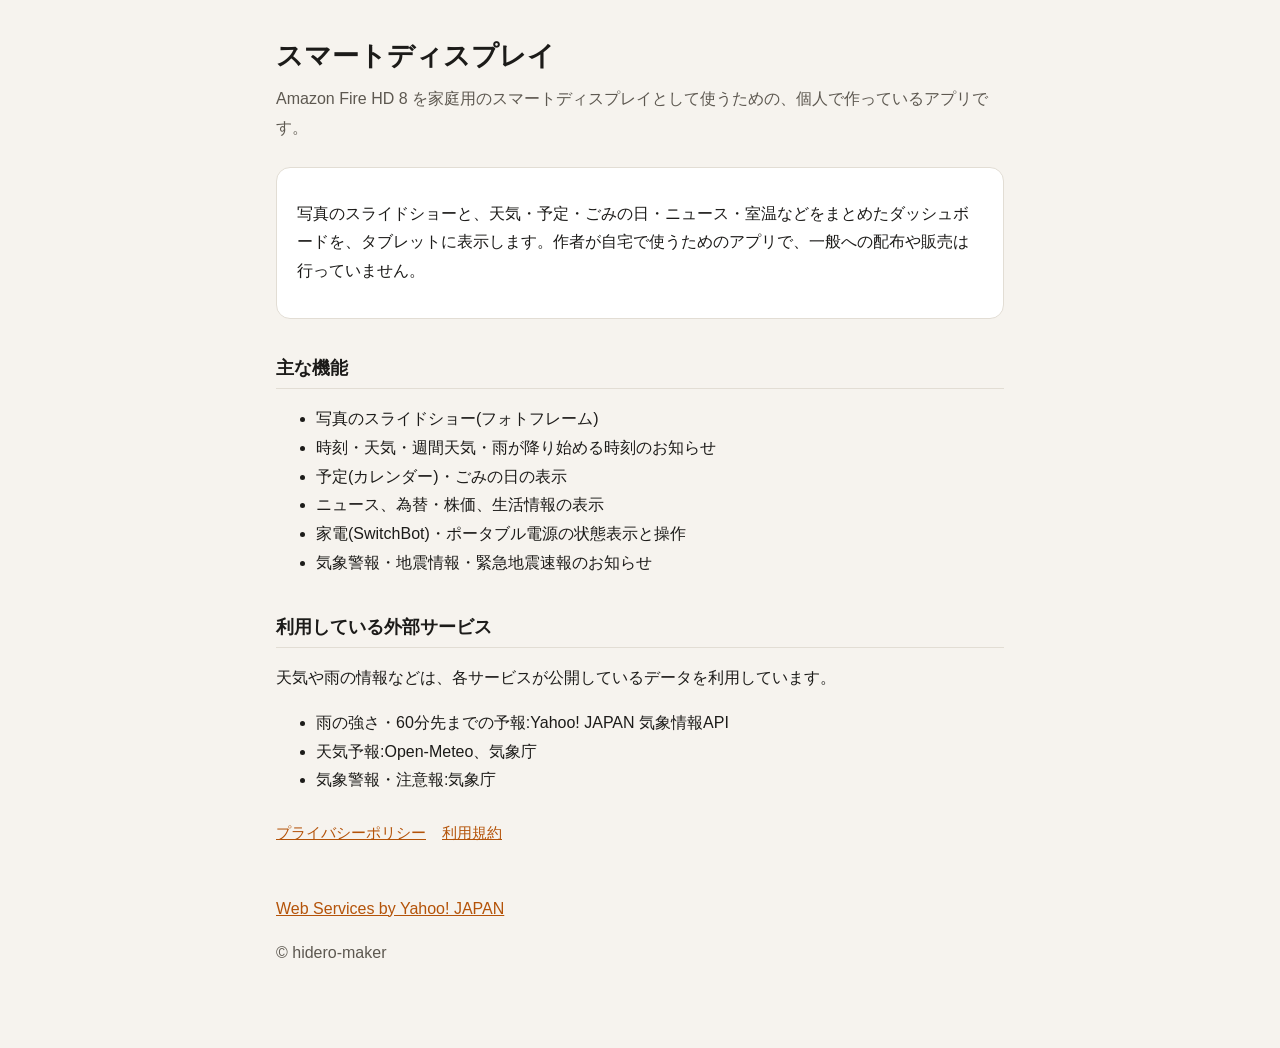
<file: index.html>
<!doctype html>
<html lang="ja">
<head>
<meta charset="utf-8">
<meta name="viewport" content="width=device-width,initial-scale=1">
<title>スマートディスプレイ</title>
<link rel="stylesheet" href="style.css">
</head>
<body>
<main>
<h1>スマートディスプレイ</h1>
<p class="sub">Amazon Fire HD 8 を家庭用のスマートディスプレイとして使うための、個人で作っているアプリです。</p>

<div class="card">
<p>写真のスライドショーと、天気・予定・ごみの日・ニュース・室温などをまとめたダッシュボードを、タブレットに表示します。作者が自宅で使うためのアプリで、一般への配布や販売は行っていません。</p>
</div>

<h2>主な機能</h2>
<ul>
<li>写真のスライドショー(フォトフレーム)</li>
<li>時刻・天気・週間天気・雨が降り始める時刻のお知らせ</li>
<li>予定(カレンダー)・ごみの日の表示</li>
<li>ニュース、為替・株価、生活情報の表示</li>
<li>家電(SwitchBot)・ポータブル電源の状態表示と操作</li>
<li>気象警報・地震情報・緊急地震速報のお知らせ</li>
</ul>

<h2>利用している外部サービス</h2>
<p>天気や雨の情報などは、各サービスが公開しているデータを利用しています。</p>
<ul>
<li>雨の強さ・60分先までの予報:Yahoo! JAPAN 気象情報API</li>
<li>天気予報:Open-Meteo、気象庁</li>
<li>気象警報・注意報:気象庁</li>
</ul>

<nav>
<a href="privacy.html">プライバシーポリシー</a>
<a href="terms.html">利用規約</a>
</nav>

<footer>
<p><!-- Begin Yahoo! JAPAN Web Services Attribution Snippet --><a href="https://developer.yahoo.co.jp/sitemap/">Web Services by Yahoo! JAPAN</a><!-- End Yahoo! JAPAN Web Services Attribution Snippet --></p>
<p>© hidero-maker</p>
</footer>
</main>
</body>
</html>
</file>
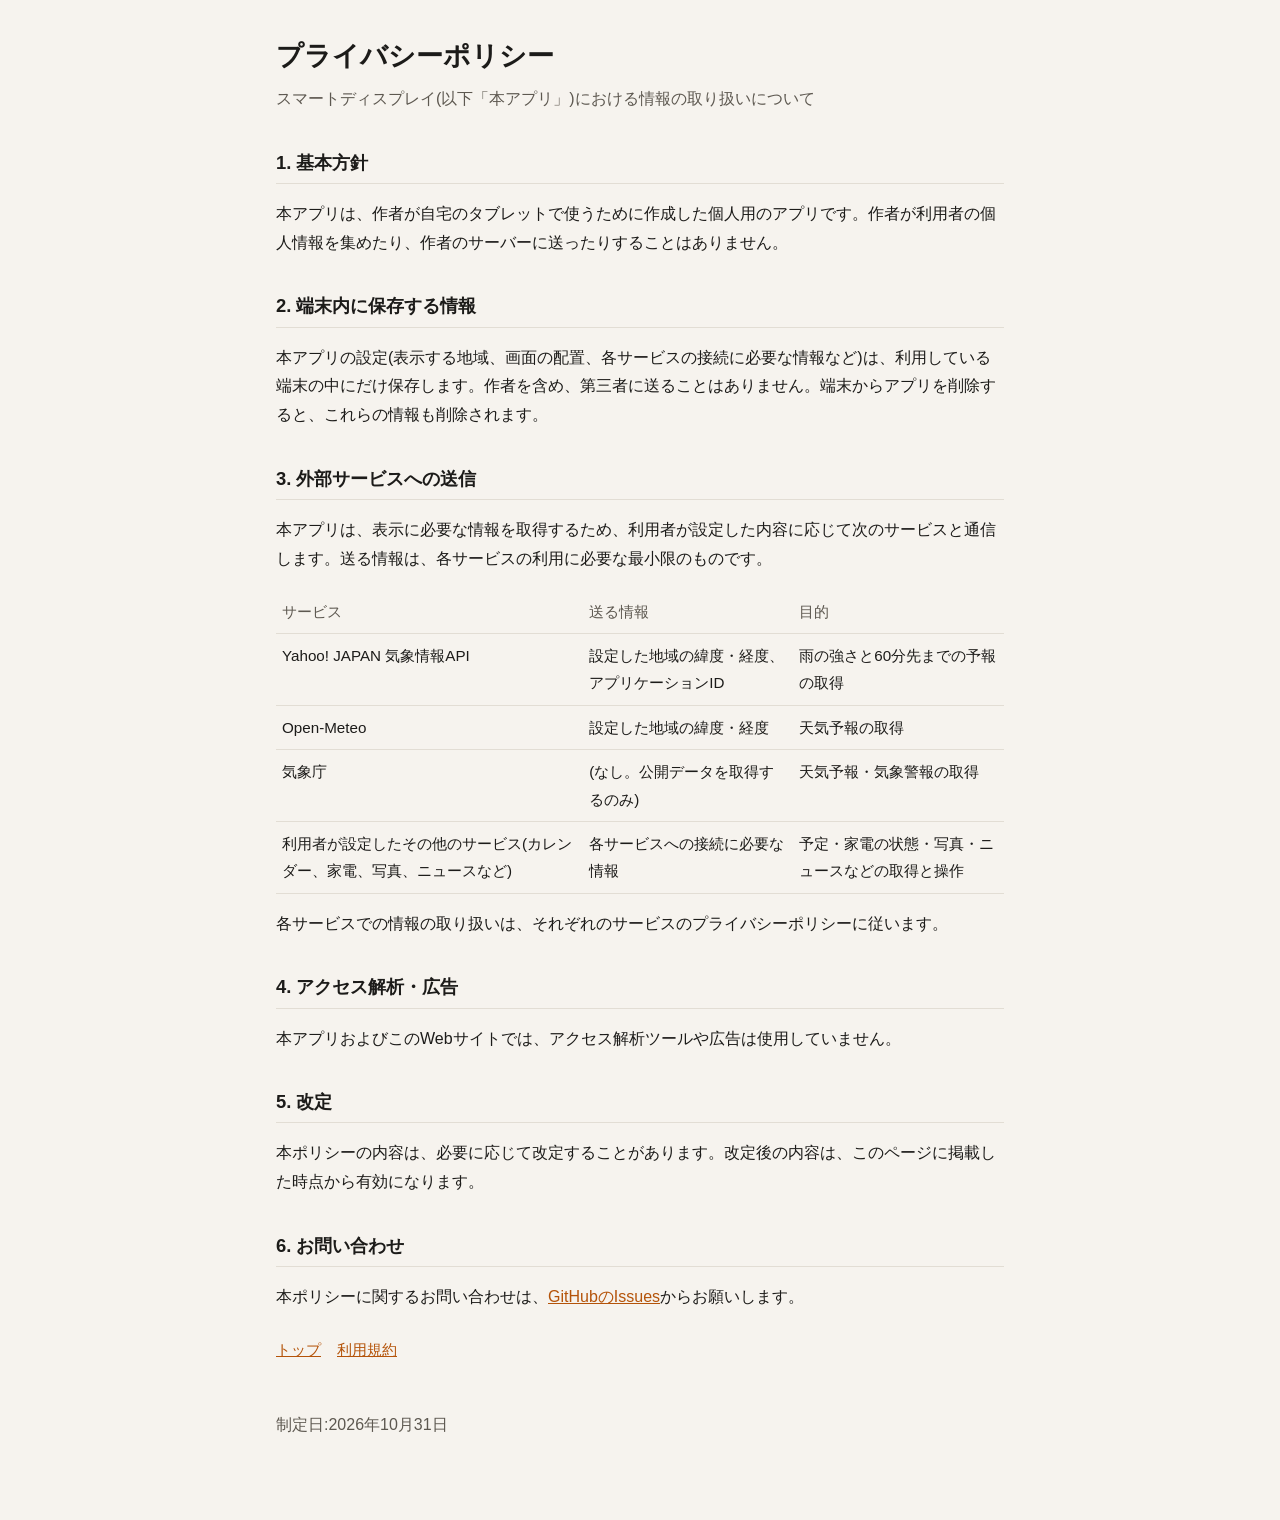
<file: privacy.html>
<!doctype html>
<html lang="ja">
<head>
<meta charset="utf-8">
<meta name="viewport" content="width=device-width,initial-scale=1">
<title>プライバシーポリシー|スマートディスプレイ</title>
<link rel="stylesheet" href="style.css">
</head>
<body>
<main>
<h1>プライバシーポリシー</h1>
<p class="sub">スマートディスプレイ(以下「本アプリ」)における情報の取り扱いについて</p>

<h2>1. 基本方針</h2>
<p>本アプリは、作者が自宅のタブレットで使うために作成した個人用のアプリです。作者が利用者の個人情報を集めたり、作者のサーバーに送ったりすることはありません。</p>

<h2>2. 端末内に保存する情報</h2>
<p>本アプリの設定(表示する地域、画面の配置、各サービスの接続に必要な情報など)は、利用している端末の中にだけ保存します。作者を含め、第三者に送ることはありません。端末からアプリを削除すると、これらの情報も削除されます。</p>

<h2>3. 外部サービスへの送信</h2>
<p>本アプリは、表示に必要な情報を取得するため、利用者が設定した内容に応じて次のサービスと通信します。送る情報は、各サービスの利用に必要な最小限のものです。</p>
<table>
<tr><th>サービス</th><th>送る情報</th><th>目的</th></tr>
<tr><td>Yahoo! JAPAN 気象情報API</td><td>設定した地域の緯度・経度、アプリケーションID</td><td>雨の強さと60分先までの予報の取得</td></tr>
<tr><td>Open-Meteo</td><td>設定した地域の緯度・経度</td><td>天気予報の取得</td></tr>
<tr><td>気象庁</td><td>(なし。公開データを取得するのみ)</td><td>天気予報・気象警報の取得</td></tr>
<tr><td>利用者が設定したその他のサービス(カレンダー、家電、写真、ニュースなど)</td><td>各サービスへの接続に必要な情報</td><td>予定・家電の状態・写真・ニュースなどの取得と操作</td></tr>
</table>
<p>各サービスでの情報の取り扱いは、それぞれのサービスのプライバシーポリシーに従います。</p>

<h2>4. アクセス解析・広告</h2>
<p>本アプリおよびこのWebサイトでは、アクセス解析ツールや広告は使用していません。</p>

<h2>5. 改定</h2>
<p>本ポリシーの内容は、必要に応じて改定することがあります。改定後の内容は、このページに掲載した時点から有効になります。</p>

<h2>6. お問い合わせ</h2>
<p>本ポリシーに関するお問い合わせは、<a href="https://github.com/hidero-maker/Smartdisplay/issues">GitHubのIssues</a>からお願いします。</p>

<nav><a href="index.html">トップ</a><a href="terms.html">利用規約</a></nav>
<footer><p>制定日:2026年10月31日</p></footer>
</main>
</body>
</html>
</file>
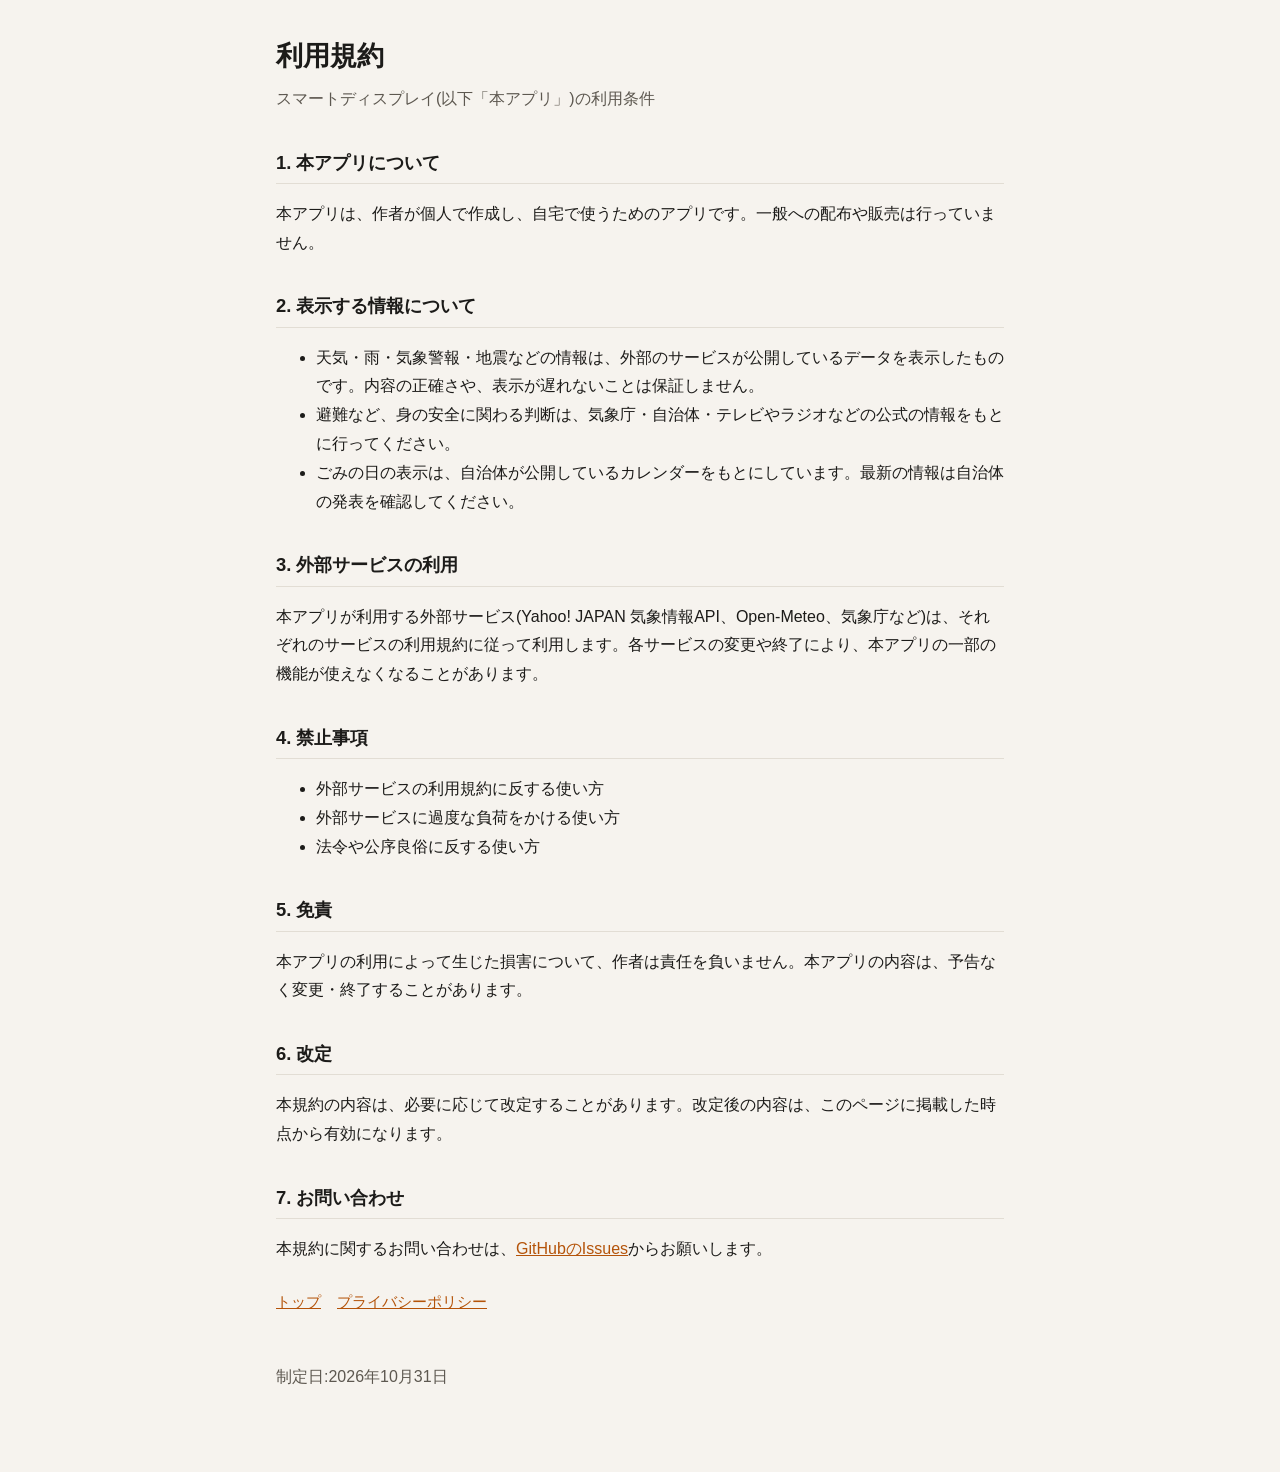
<file: terms.html>
<!doctype html>
<html lang="ja">
<head>
<meta charset="utf-8">
<meta name="viewport" content="width=device-width,initial-scale=1">
<title>利用規約|スマートディスプレイ</title>
<link rel="stylesheet" href="style.css">
</head>
<body>
<main>
<h1>利用規約</h1>
<p class="sub">スマートディスプレイ(以下「本アプリ」)の利用条件</p>

<h2>1. 本アプリについて</h2>
<p>本アプリは、作者が個人で作成し、自宅で使うためのアプリです。一般への配布や販売は行っていません。</p>

<h2>2. 表示する情報について</h2>
<ul>
<li>天気・雨・気象警報・地震などの情報は、外部のサービスが公開しているデータを表示したものです。内容の正確さや、表示が遅れないことは保証しません。</li>
<li>避難など、身の安全に関わる判断は、気象庁・自治体・テレビやラジオなどの公式の情報をもとに行ってください。</li>
<li>ごみの日の表示は、自治体が公開しているカレンダーをもとにしています。最新の情報は自治体の発表を確認してください。</li>
</ul>

<h2>3. 外部サービスの利用</h2>
<p>本アプリが利用する外部サービス(Yahoo! JAPAN 気象情報API、Open-Meteo、気象庁など)は、それぞれのサービスの利用規約に従って利用します。各サービスの変更や終了により、本アプリの一部の機能が使えなくなることがあります。</p>

<h2>4. 禁止事項</h2>
<ul>
<li>外部サービスの利用規約に反する使い方</li>
<li>外部サービスに過度な負荷をかける使い方</li>
<li>法令や公序良俗に反する使い方</li>
</ul>

<h2>5. 免責</h2>
<p>本アプリの利用によって生じた損害について、作者は責任を負いません。本アプリの内容は、予告なく変更・終了することがあります。</p>

<h2>6. 改定</h2>
<p>本規約の内容は、必要に応じて改定することがあります。改定後の内容は、このページに掲載した時点から有効になります。</p>

<h2>7. お問い合わせ</h2>
<p>本規約に関するお問い合わせは、<a href="https://github.com/hidero-maker/Smartdisplay/issues">GitHubのIssues</a>からお願いします。</p>

<nav><a href="index.html">トップ</a><a href="privacy.html">プライバシーポリシー</a></nav>
<footer><p>制定日:2026年10月31日</p></footer>
</main>
</body>
</html>
</file>
<file: style.css>
:root{color-scheme:light dark;--bg:#f6f3ee;--fg:#1c1b19;--mu:#5d5850;--ac:#b45309;--ln:#e2ddd4;--card:#ffffff}
@media (prefers-color-scheme:dark){:root{--bg:#14161a;--fg:#f2efe9;--mu:#b9b4aa;--ac:#e8a95b;--ln:#2f353e;--card:#1c2027}}
*{box-sizing:border-box}
body{margin:0;background:var(--bg);color:var(--fg);font-family:"Noto Sans JP","Hiragino Sans","Yu Gothic",sans-serif;line-height:1.8}
main{max-width:760px;margin:0 auto;padding:32px 16px 64px}
h1{font-size:1.7rem;margin:0 0 4px}
h2{font-size:1.15rem;margin:32px 0 8px;padding-bottom:4px;border-bottom:1px solid var(--ln)}
p,li{font-size:1rem}
.sub{color:var(--mu);margin:0 0 24px}
.card{background:var(--card);border:1px solid var(--ln);border-radius:14px;padding:16px 20px;margin:16px 0}
a{color:var(--ac)}
nav{display:flex;gap:16px;flex-wrap:wrap;margin:24px 0 0;font-size:.95rem}
footer{margin-top:48px;color:var(--mu);font-size:.85rem}
table{border-collapse:collapse;width:100%;font-size:.95rem}
th,td{border-bottom:1px solid var(--ln);padding:8px 6px;text-align:left;vertical-align:top}
th{white-space:nowrap;color:var(--mu);font-weight:500}
</file>
